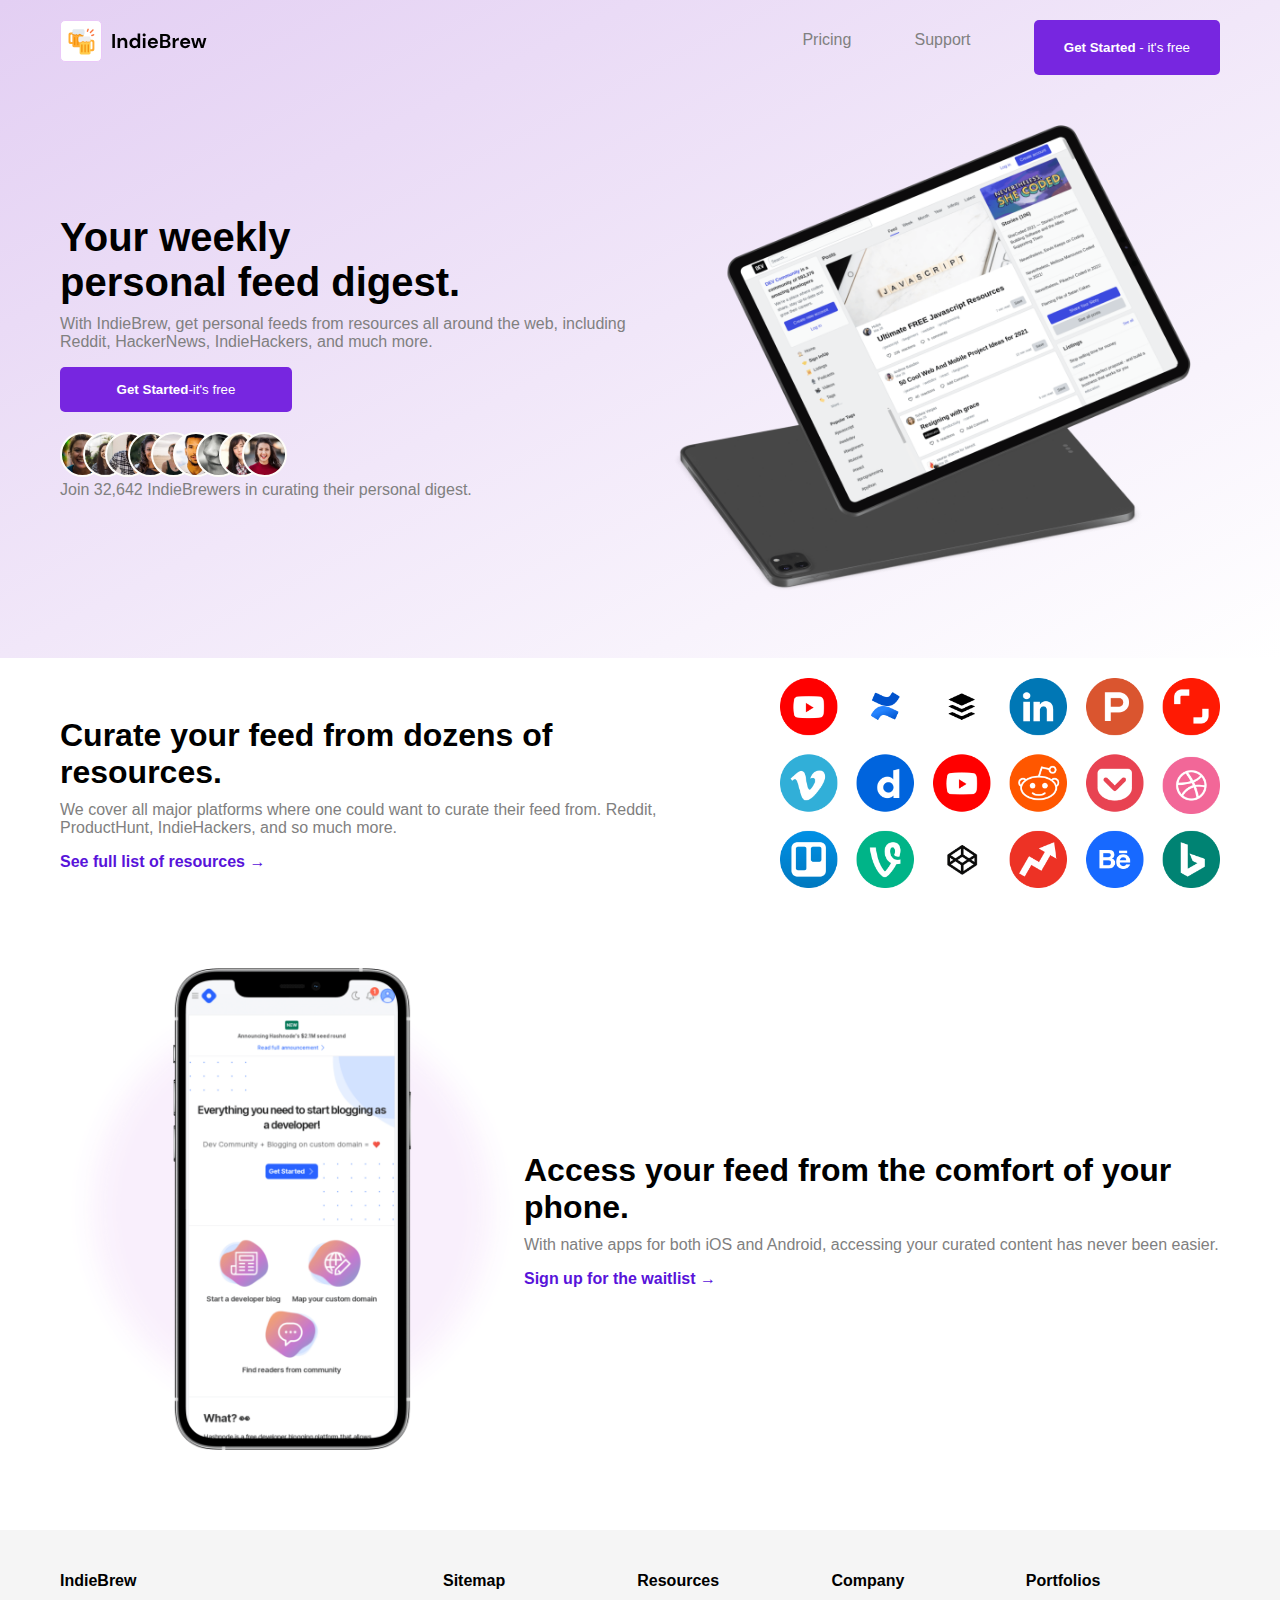
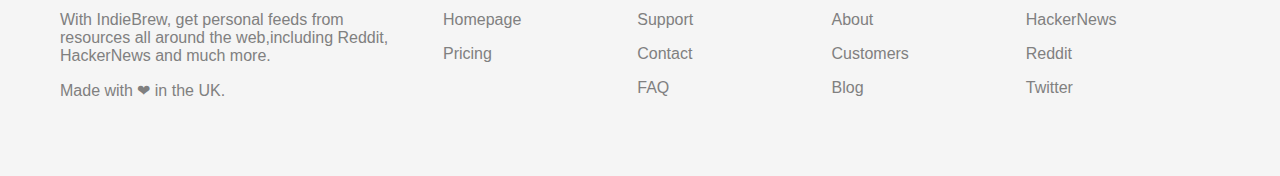
<file: index.html>
<!DOCTYPE html>
<html lang="en">
  <head>
    <meta charset="UTF-8" />
    <meta http-equiv="X-UA-Compatible" content="IE=edge" />
    <meta name="viewport" content="width=device-width, initial-scale=1.0" />
    <title>Document</title>
    <link rel="stylesheet" href="style.css" />
  </head>
  <body>
    <div class="page1">
      <nav class="navbar">
        <div class="logo-wrapper">
          <img class="logo-img" src="Assets/Logo.svg" alt="logo" />
        </div>
        <div class="nav-text">
          <p>Pricing</p>
          <p>Support</p>
          <a href="sign-up.html" target="_blank"> 
          <button class="get-started-btn">
            <b>Get Started</b> - it's free
          </button></a>
        </div>
          <img id="hamburger-img" src="Assets/Hamburger Menu.svg" />
        
      </nav>
      <div class="page1-content">
      <div class="laptop-img-wrapper">
        <img class="laptop-img" src="Assets/Feed Mockup.png" alt="laptop" />
      </div>
      <div class="page1-text-wrapper">
      <h1>Your weekly <br>personal feed digest.<br> </h1>
      <p>
        With IndieBrew, get personal feeds from resources all around the web,
        including Reddit, HackerNews, IndieHackers, and much more.
      </p>
      <a href="sign-up.html" target="_blank">
      <button class="get-started-btn"><b>Get Started</b>-it's free</button></a>
      <div class="user-img-wrapper">
        <img src="Assets/User Avatars.svg" alt="user-avatars" />
      </div>
      <p>Join 32,642 IndieBrewers in curating their personal digest.</p>
    </div>
  </div>
    </div>
    <div class="page2">
      <div class="media-icons-wrapper">
        <img
          class="sm-icon-img"
          src="Assets/Social Media Icons.png"
          alt="icons"
        />
      </div>
      <div class="page2-text-wrapper">
      <h1>Curate your feed from dozens of resources.</h1>
      <p>
        We cover all major platforms where one could want to curate their feed
        from. Reddit, ProductHunt, IndieHackers, and so much more.
      </p>
      <a class="arrow-text" href="#"
        ><b>See full list of resources</b> &rarr;</a
      >
    </div>
    </div>
    <div class="page3">
      <div class="phone-img-wrapper">
        <img class="phone-img" src="Assets/Phone Mockup.png" alt="phone" />
      </div>
      <div class="page3-text-wrapper">
      <h1>Access your feed from the comfort of your phone.</h1>
      <p>
        With native apps for both iOS and Android, accessing your curated
        content has never been easier.
      </p>
      <a class="arrow-text" href="#"><b>Sign up for the waitlist &rarr;</b> </a>
    </div>
    </div>

    <footer>
      <div class="f1-content">
        <h4>IndieBrew</h4>
        <p>
          With IndieBrew, get personal feeds from resources all around the
          web,including Reddit, HackerNews and much more.
        </p>
        <p>Made with 	&#10084 in the UK.</p>
      </div>
      <div class="footer-right">
      <div class="f2-content">
        <div>
         <h4>Sitemap</h4>
         <p>Homepage</p>
         <p>Pricing</p>
        </div>
        <div>
          <h4>Resources</h4>
          <p>Support</p>
          <p>Contact</p>
          <p>FAQ</p>
        </div>
      </div>
      <div class="f3-content">
    <div>
      <h4>Company</h4>
      <p>About</p>
      <p>Customers</p>
      <p>Blog</p>
    </div>
    <div>
      <h4>Portfolios</h4>
      <p>HackerNews</p>
      <p>Reddit</p>
      <p>Twitter</p>
    </div>
  </div>
</div>
    </footer>
  </body>


  <script>
    function functionName() {
      const targets = document.querySelectorAll(".nav-text");
      targets.forEach((target) => {
        if (target.style.opacity === "0" || target.style.opacity === "") {
          target.style.cssText = "height: 150px; overflow: visible; opacity: 1;";
        } else {    
          target.style.cssText = "height: 0px; overflow: hidden; opacity: 0;";
        }
      });
    }
    document
      .getElementById("hamburger-img")
      .addEventListener("click", functionName);
  </script>
</html>
</file>
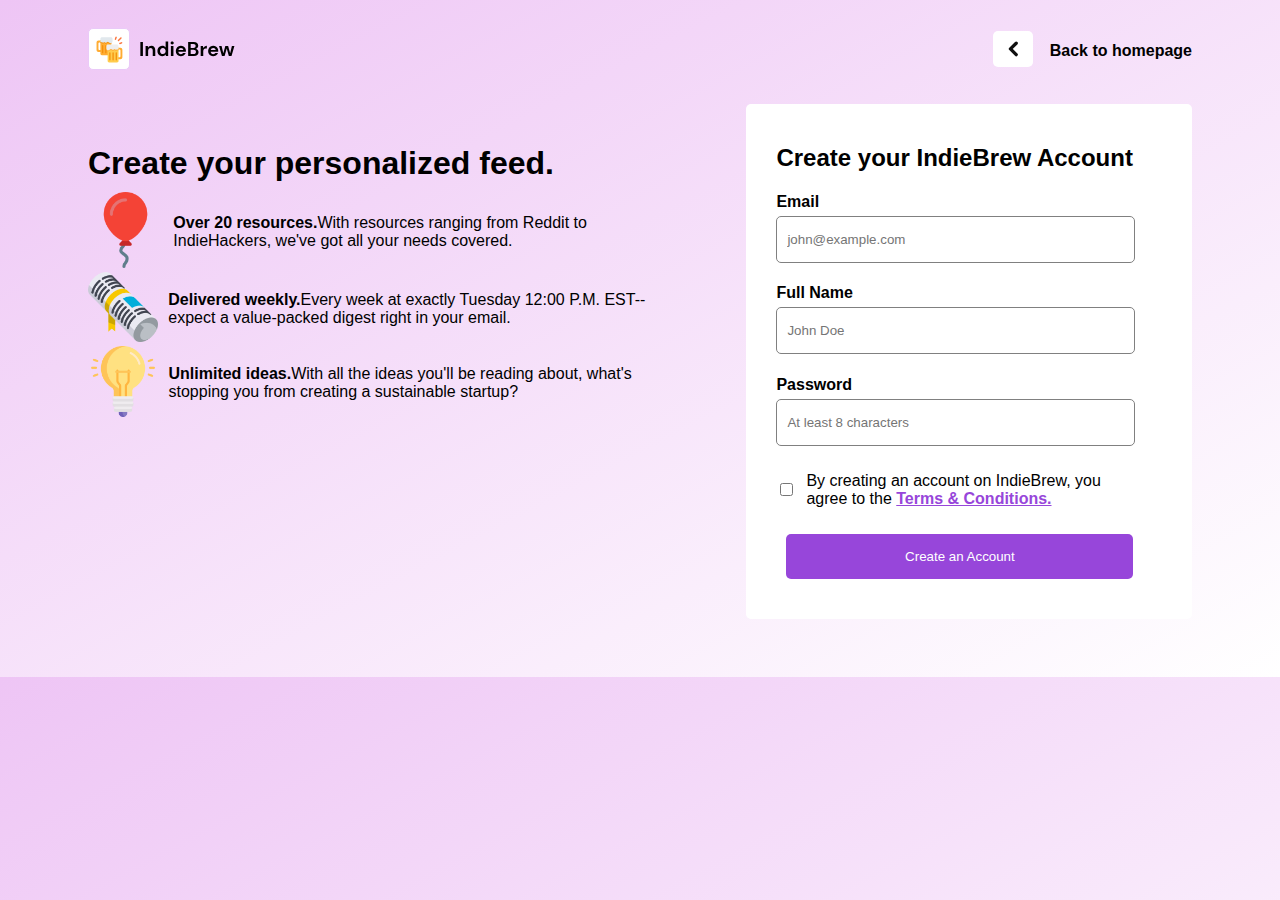
<file: sign-up.html>
<!DOCTYPE html>
<html lang="en">
  <head>
    <meta charset="UTF-8" />
    <meta http-equiv="X-UA-Compatible" content="IE=edge" />
    <meta name="viewport" content="width=device-width, initial-scale=1.0" />
    <title>Document</title>
    <link rel="stylesheet" href="sign-up-style.css" />
  </head>
  <body>
    <nav class="navbar">
      <div class="logo-wrapper">
        <img class="logo-img" src="Assets/Logo.svg" alt="logo" />
      </div>
      <div class="nav-right">
        <div>
          <a href="index.html" target="">
            <img class="arrow-img" src="Assets/Back Arrow.svg" alt="arrow" />
          </a>
        </div>

        <div class="nav-text">
          <h4>Back to homepage</h4>
        </div>
      </div>
    </nav>
    <div class="all-content">
      <div class="page1">
        <div>
          <h1>Create your personalized feed.</h1>
        </div>
        <div class="paragraph">
          <div class="icon-wrapper">
            <img class="icon" src="Assets/balloon.png" alt="balloon" />
          </div>

          <p>
            <b>Over 20 resources.</b>With resources ranging from Reddit to
            IndieHackers, we've got all your needs covered.
          </p>
        </div>
        <div class="paragraph">
          <div class="icon-wrapper">
            <img class="icon" src="Assets/newspaper.png" alt="paper" />
          </div>
          <p>
            <b>Delivered weekly.</b>Every week at exactly Tuesday 12:00 P.M.
            EST--expect a value-packed digest right in your email.
          </p>
        </div>
        <div class="paragraph">
          <div class="icon-wrapper">
            <img class="icon" src="Assets/light-bulb.png" alt="bulb" />
          </div>

          <p>
            <b>Unlimited ideas.</b>With all the ideas you'll be reading about,
            what's stopping you from creating a sustainable startup?
          </p>
        </div>
      </div>
      <div class="page2">
        <div>
          <h2>Create your IndieBrew Account</h2>
        </div>
        <div class="input-section">
          <h4>Email</h4>
          <input
            class="input-box"
            type="email"
            placeholder="john@example.com"
            name="email"
          />
        </div>
        <div class="input-section">
          <h4>Full Name</h4>
          <input
            class="input-box"
            type="text"
            placeholder="John Doe"
            name="user-name"
          />
        </div>
        <div class="input-section">
          <h4>Password</h4>
          <input
            class="input-box"
            type="password"
            placeholder="At least 8 characters"
            name="user-password"
          />
        </div>
        <div class="checkbox-section">
          <input type="checkbox" />
          <div class="checkbox-text">
            <p>
              By creating an account on IndieBrew, you agree to the
              <a class="link" href="#"><b>Terms & Conditions.</b></a>
            </p>
          </div>
        </div>
        <button class="acc-btn">Create an Account</button>
      </div>
    </div>
  </body>
</html>
</file>
<file: style.css>
@import url("https://fonts.googleapis.com/css2?family=DM+Sans:ital,wght@0,400;0,500;0,700;1,400;1,500;1,700&display=swap");
body {
  box-sizing: border-box;
  margin: 0;
  font-family: "DM", sans-serif;
}

p {
  color: grey;
}
.nav-text {
  background: rgba(0, 0, 0, 0.3);
  position: absolute;
  width: calc(100% - 40px);
  text-align: center;
  border-radius: 10px;
  top: 50px;
  height: 0px;
  overflow: hidden;
  opacity: 0;
  transition: all 0.3s ease-in-out;
}
.nav-text p {
  color: white;
}
.page1,
.page2,
.page3,
footer {
  padding: 20px 20px 60px 20px;
}
.page1 {
  background-color: rgb(151, 70, 218);
  background-image: linear-gradient(to bottom right, rgb(227, 207, 243), white);
}
.page1 h1 {
  font-size: 40px;
}
.get-started-btn {
  color: white;
  background: rgb(119, 38, 224);
  border: none;
  padding: 20px 30px;
  border-radius: 5px;
  cursor: pointer;
}
.user-img-wrapper img {
  margin-top: 20px;
}
.laptop-img,
.sm-icon-img,
.phone-img {
  max-width: 100%;
  height: auto;
  object-fit: cover;
}

.arrow-text {
  text-decoration: none;
  color: rgb(88, 19, 218);
}
.f2-content,
.f3-content,
.navbar {
  display: flex;
  flex-direction: row;
  justify-content: space-between;
}
footer {
  background: whitesmoke;
  margin-top: 20px;
}

@media (min-width: 576px) {
  .nav-text {
    background: none;
    display: flex;
    flex-direction: row;
    justify-content: space-between;
    width: 60%;
    margin-left: 10%;
    visibility: visible;
    height: auto;
    position: static;
    overflow: visible;
    opacity: 1;
  }
  .nav-text p {
    color: gray;
  }
  #hamburger-img {
    display: none;
  }
  .laptop-img {
    max-width: 50%;
    height: auto;
    object-fit: cover;
  }
  .laptop-img-wrapper {
    width: 100%;
    text-align: center;
    margin-top: 20px;
  }
  .page2-text-wrapper,
  .page3-text-wrapper {
    width: 70%;
  }
  .media-icons-wrapper {
    display: flex;
    width: 40%;
    align-items: center;
  }
  .page2 {
    display: flex;
    flex-direction: row-reverse;
  }
  .phone-img-wrapper {
    width: 40%;
    display: flex;
    align-items: center;
  }
  .page3 {
    display: flex;
    flex-direction: row;
  }
  footer {
    display: flex;
    flex-direction: row;
  }
  .f1-content {
    width: 60%;
  }
  .footer-right {
    width: 40%;
  }
  .f2-content,
  .f3-content {
    display: flex;
    flex-direction: row;
    justify-content: space-between;
  }
}
@media (min-width: 992px) {
  .page1,
  .page2,
  .page3,
  footer {
    padding: 20px 60px 60px 60px;
  }
  .navbar {
    display: flex;
    flex-direction: row;
    justify-content: space-between;
  }
  .logo-wrapper {
    width: 60%;
  }
  .nav-text {
    width: 40%;
    align-items: center;
  }

  .page1-text-wrapper {
    width: 50%;
    display: flex;
    flex-direction: column;
    justify-content: center;
  }
  .laptop-img-wrapper {
    width: 50%;
  }
  .laptop-img {
    max-width: 90%;
    height: auto;
    object-fit: cover;
  }
  .page1-text-wrapper button {
    width: 40%;
    padding: 15px 0px;
  }
  .page1-content {
    display: flex;
    flex-direction: row-reverse;
    margin-top: 30px;
  }
  .media-icons-wrapper {
    width: 40%;
  }
  h1 {
    margin-bottom: 10px;
  }
  p {
    margin-top: 0px;
  }
  .phone-img-wrapper {
    width: 40%;
  }

  .page2-text-wrapper {
    width: 60%;
    display: flex;
    flex-direction: column;
    justify-content: center;
    padding-right: 60px;
  }
  .page3-text-wrapper {
    width: 60%;
    display: flex;
    flex-direction: column;
    justify-content: center;
  }

  .f1-content {
    width: 30%;
    margin-right: 20px;
  }
  .footer-right {
    margin-left: 30px;
    width: 70%;
    display: flex;
    flex-direction: row;
  }

  .f2-content,
  .f3-content {
    width: 50%;
    display: flex;
    flex-direction: row;
  }
  .f2-content div {
    width: 50%;
  }
  .f3-content div {
    width: 50%;
  }
}
</file>
<file: sign-up-style.css>
@import url("https://fonts.googleapis.com/css2?family=DM+Sans:ital,wght@0,400;0,500;0,700;1,400;1,500;1,700&display=swap");
body {
  background-image: linear-gradient(to bottom right, rgb(238, 197, 245), white);
  font-family: "DM", sans-serif;
  padding: 40px 10px;
}
.page1 {
  padding-bottom: 20px;
}
.arrow-img {
  background: white;
  padding: 10px 15px;
  border-radius: 5px;
}
.navbar {
  display: flex;
  flex-direction: row;
  justify-content: space-between;
}
.nav-text {
  display: none;
}
.paragraph {
  display: flex;
  flex-direction: row;
  align-items: center;
  font-weight: 500;
}
.paragraph p {
  margin-left: 10px;
}
.icon-wrapper {
  width: 20%;
  height: 20%;
}
.icon {
  max-width: 100%;
  height: auto;
  object-fit: cover;
}
.page2 {
  background: white;
  border-radius: 5px;
  padding: 10px 15px;
}
.input-box {
  width: 90%;
  padding: 15px 0px 15px 10px;
  border: solid grey 0.5px;
  border-radius: 5px;
}
h4 {
  margin-bottom: 5px;
}
.checkbox-section {
  display: flex;
  flex-direction: row;
  align-items: center;
  padding: 10px 0px;
}
.checkbox-text {
  padding-left: 10px;
  width: 80%;
}
.link {
  color: rgb(151, 70, 218);
}
.acc-btn {
  background: rgb(151, 70, 218);
  color: white;
  width: 90%;
  margin-left: 10px;
  padding: 15px 30px;
  border-radius: 5px;
  border: none;
  margin-bottom: 20px;
}
@media (min-width: 576px) {
  body {
    padding: 30px 30px;
  }
  .page1 {
    padding: 20px 20px;
  }
  .nav-text {
    display: block;
  }
  .nav-text h4 {
    margin-top: 0px;
    margin-left: 15px;
    margin-bottom: 0px;
  }

  .nav-right {
    display: flex;
    flex-direction: row;
    align-items: center;
  }
  .icon-wrapper {
    width: 5%;
    height: 5%;
  }
  .page2 {
    padding: 20px 40px;
  }
}

@media (min-width: 992px) {
  body {
    padding: 20px 80px;
  }
  .all-content {
    display: flex;
    flex-direction: row;
    padding: 30px 0px;
  }
  .logo-wrapper {
    width: 50%;
  }

  .arrow-img {
    width: 25%;
  }
  .nav-text {
    width: auto;
  }
  .page1 {
    width: 50%;
    padding-left: 0px;
    padding-right: 0px;
    margin-right: 80px;
  }
  .page2 {
    width: 50%;
    padding-right: 30px;
    padding-left: 30px;
  }
  .page1 h1 {
    margin-bottom: 10px;
  }
  .icon-wrapper {
    width: 20%;
    height: 20%;
  }
}
@media (min-width: 992px) {
  .page1 {
    width: 60%;
  }
  .page2 {
    width: 40%;
  }
}
</file>
